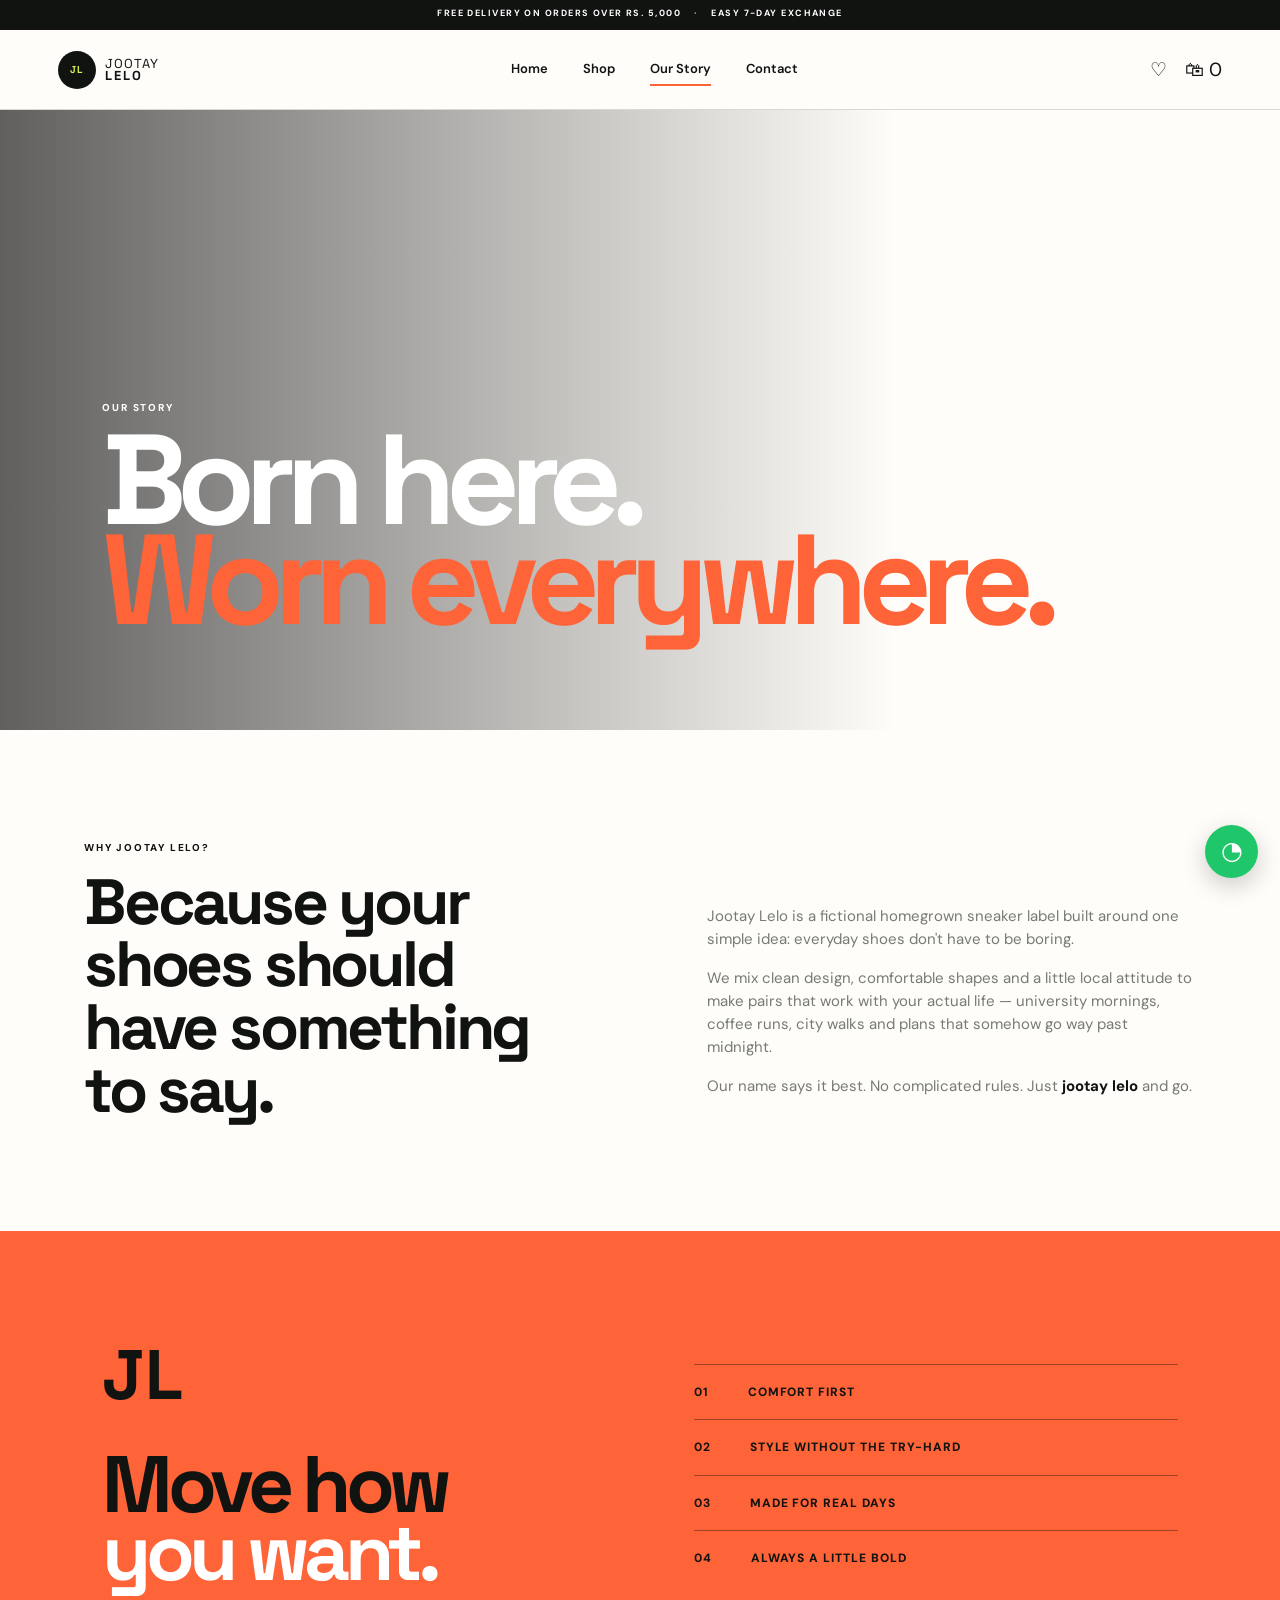
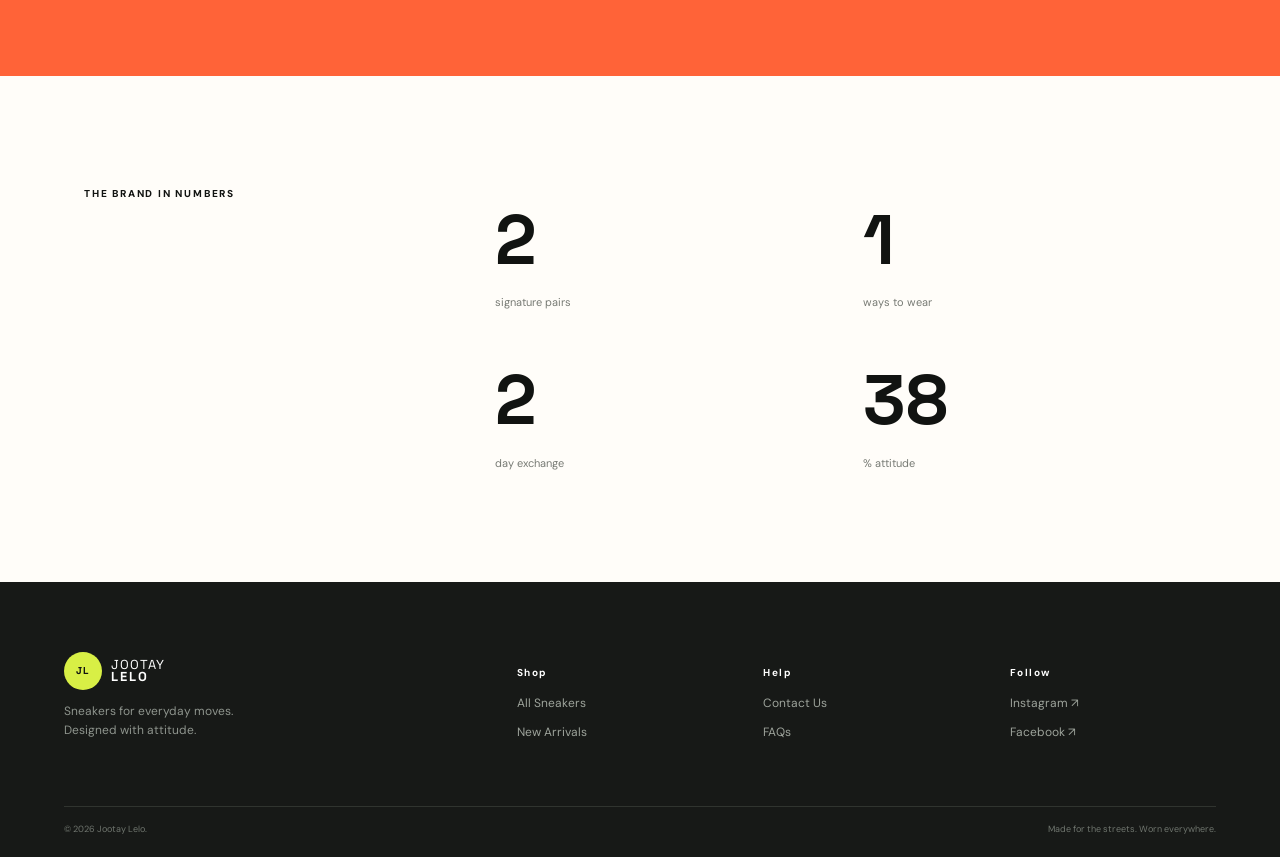
<file: about.html>
<!DOCTYPE html>
<html lang="en"><head><meta charset="UTF-8"><meta name="viewport" content="width=device-width,initial-scale=1.0"><title>Jootay Lelo | Our Story</title><link rel="preconnect" href="https://fonts.googleapis.com"><link rel="preconnect" href="https://fonts.gstatic.com" crossorigin><link href="https://fonts.googleapis.com/css2?family=DM+Sans:wght@400;500;600;700&family=Space+Grotesk:wght@500;600;700&display=swap" rel="stylesheet"><link rel="stylesheet" href="css/style.css"></head>
<body><div class="topbar">FREE DELIVERY ON ORDERS OVER RS. 5,000 <span>·</span> EASY 7-DAY EXCHANGE</div><header class="header"><a class="brand" href="index.html"><span class="brand-icon">JL</span><span>JOOTAY<br><b>LELO</b></span></a><button class="menu-toggle">☰</button><nav id="nav"><a href="index.html">Home</a><a href="shop.html">Shop</a><a class="active" href="about.html">Our Story</a><a href="contact.html">Contact</a></nav><div class="header-actions"><a href="shop.html">♡</a><a href="shop.html#cart">🛍 <span id="cartCount">0</span></a></div></header>
<main><section class="about-hero"><div class="about-overlay"><p class="eyebrow">OUR STORY</p><h1>Born here.<br><em>Worn everywhere.</em></h1></div></section>
<section class="section split-story"><div><p class="eyebrow">WHY JOOTAY LELO?</p><h2>Because your shoes should have something to say.</h2></div><div><p>Jootay Lelo is a fictional homegrown sneaker label built around one simple idea: everyday shoes don't have to be boring.</p><p>We mix clean design, comfortable shapes and a little local attitude to make pairs that work with your actual life — university mornings, coffee runs, city walks and plans that somehow go way past midnight.</p><p>Our name says it best. No complicated rules. Just <strong>jootay lelo</strong> and go.</p></div></section>
<section class="manifesto"><div><span>JL</span><h2>Move how<br><em>you want.</em></h2></div><div class="manifesto-list"><p><b>01</b> COMFORT FIRST</p><p><b>02</b> STYLE WITHOUT THE TRY-HARD</p><p><b>03</b> MADE FOR REAL DAYS</p><p><b>04</b> ALWAYS A LITTLE BOLD</p></div></section>
<section class="section numbers"><div><p class="eyebrow">THE BRAND IN NUMBERS</p></div><div class="number-grid"><div><strong class="counter" data-target="6">0</strong><span>signature pairs</span></div><div><strong class="counter" data-target="4">0</strong><span>ways to wear</span></div><div><strong class="counter" data-target="7">0</strong><span>day exchange</span></div><div><strong class="counter" data-target="100">0</strong><span>% attitude</span></div></div></section>
</main><footer><div class="footer-top"><div><a class="brand footer-brand" href="index.html"><span class="brand-icon">JL</span><span>JOOTAY<br><b>LELO</b></span></a><p>Sneakers for everyday moves.<br>Designed with attitude.</p></div><div><h4>Shop</h4><a href="shop.html">All Sneakers</a><a href="shop.html">New Arrivals</a></div><div><h4>Help</h4><a href="contact.html">Contact Us</a><a href="contact.html#faq">FAQs</a></div><div><h4>Follow</h4><a href="https://www.instagram.com/" target="_blank">Instagram ↗</a><a href="https://www.facebook.com/" target="_blank">Facebook ↗</a></div></div><div class="footer-bottom"><span>© 2026 Jootay Lelo.</span><span>Made for the streets. Worn everywhere.</span></div></footer><a class="whatsapp" href="https://wa.me/923001234567" target="_blank">◔</a><script src="js/script.js"></script></body></html>
</file>
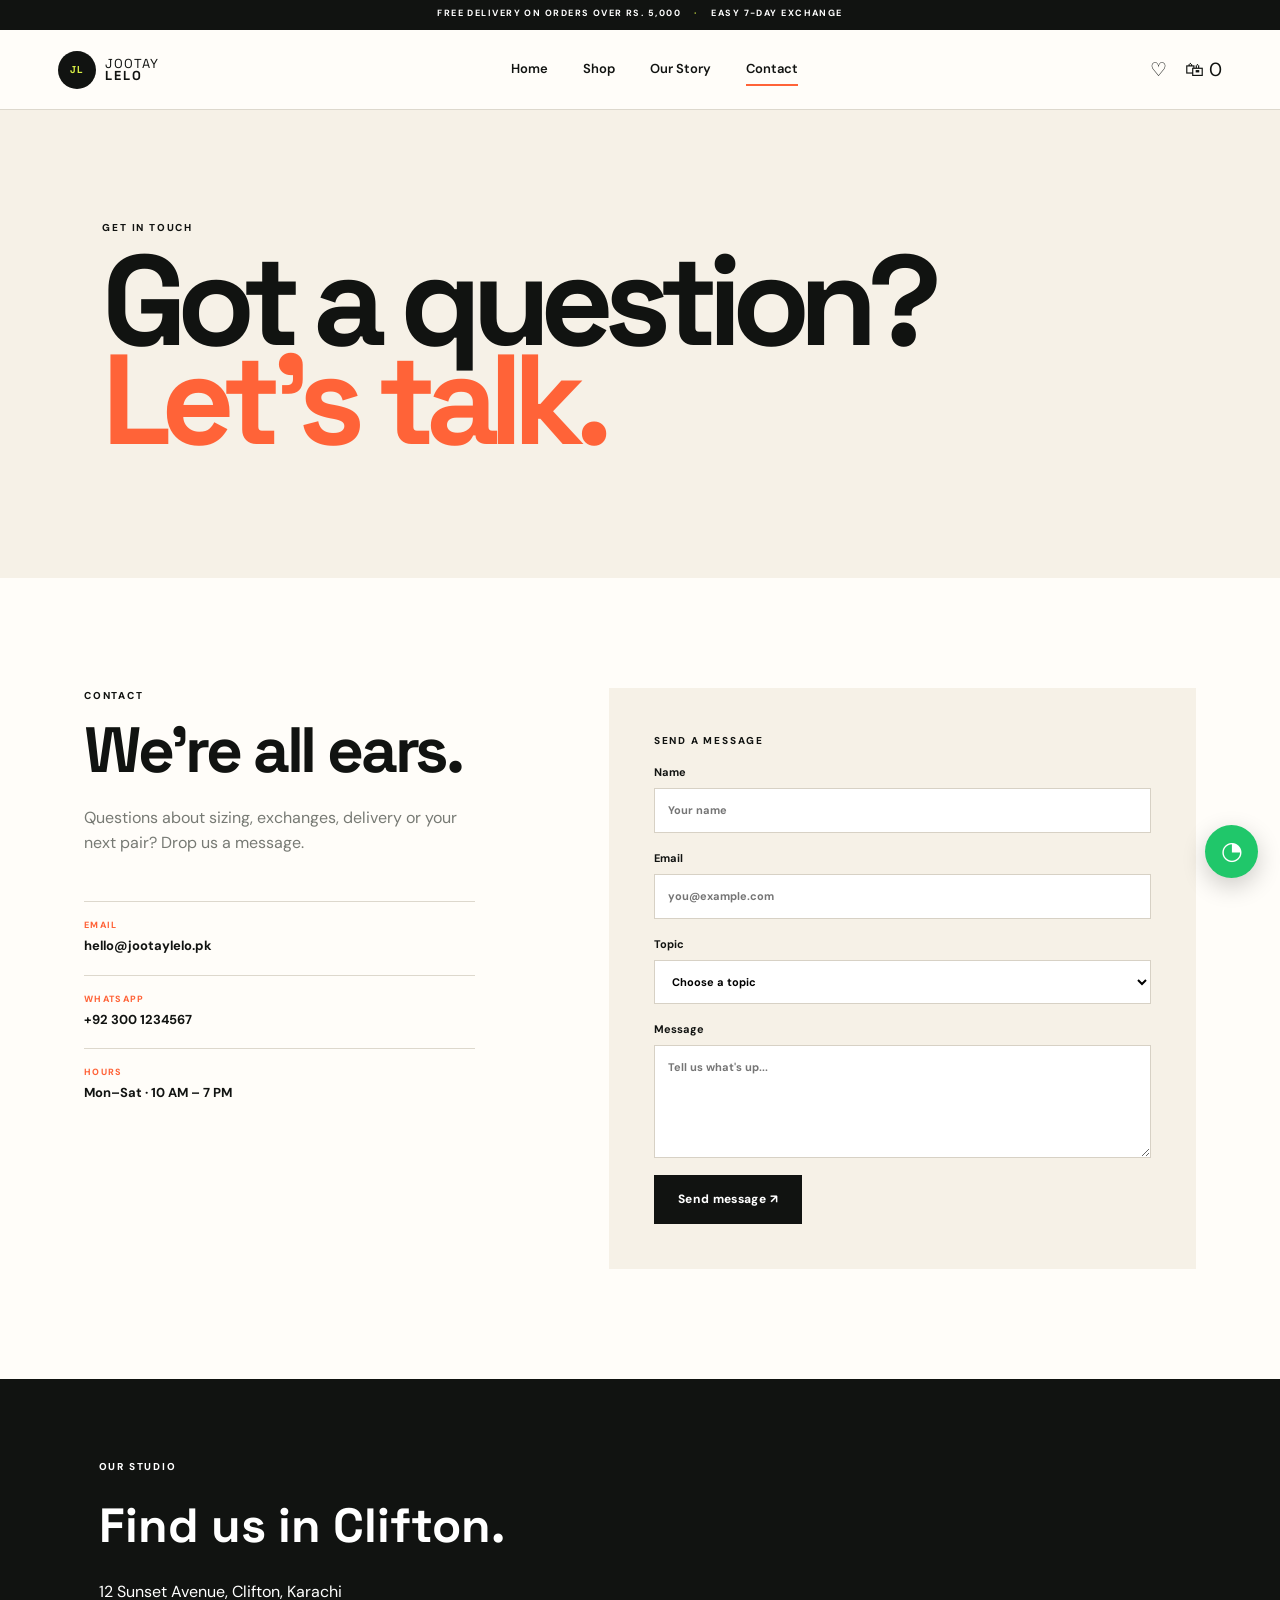
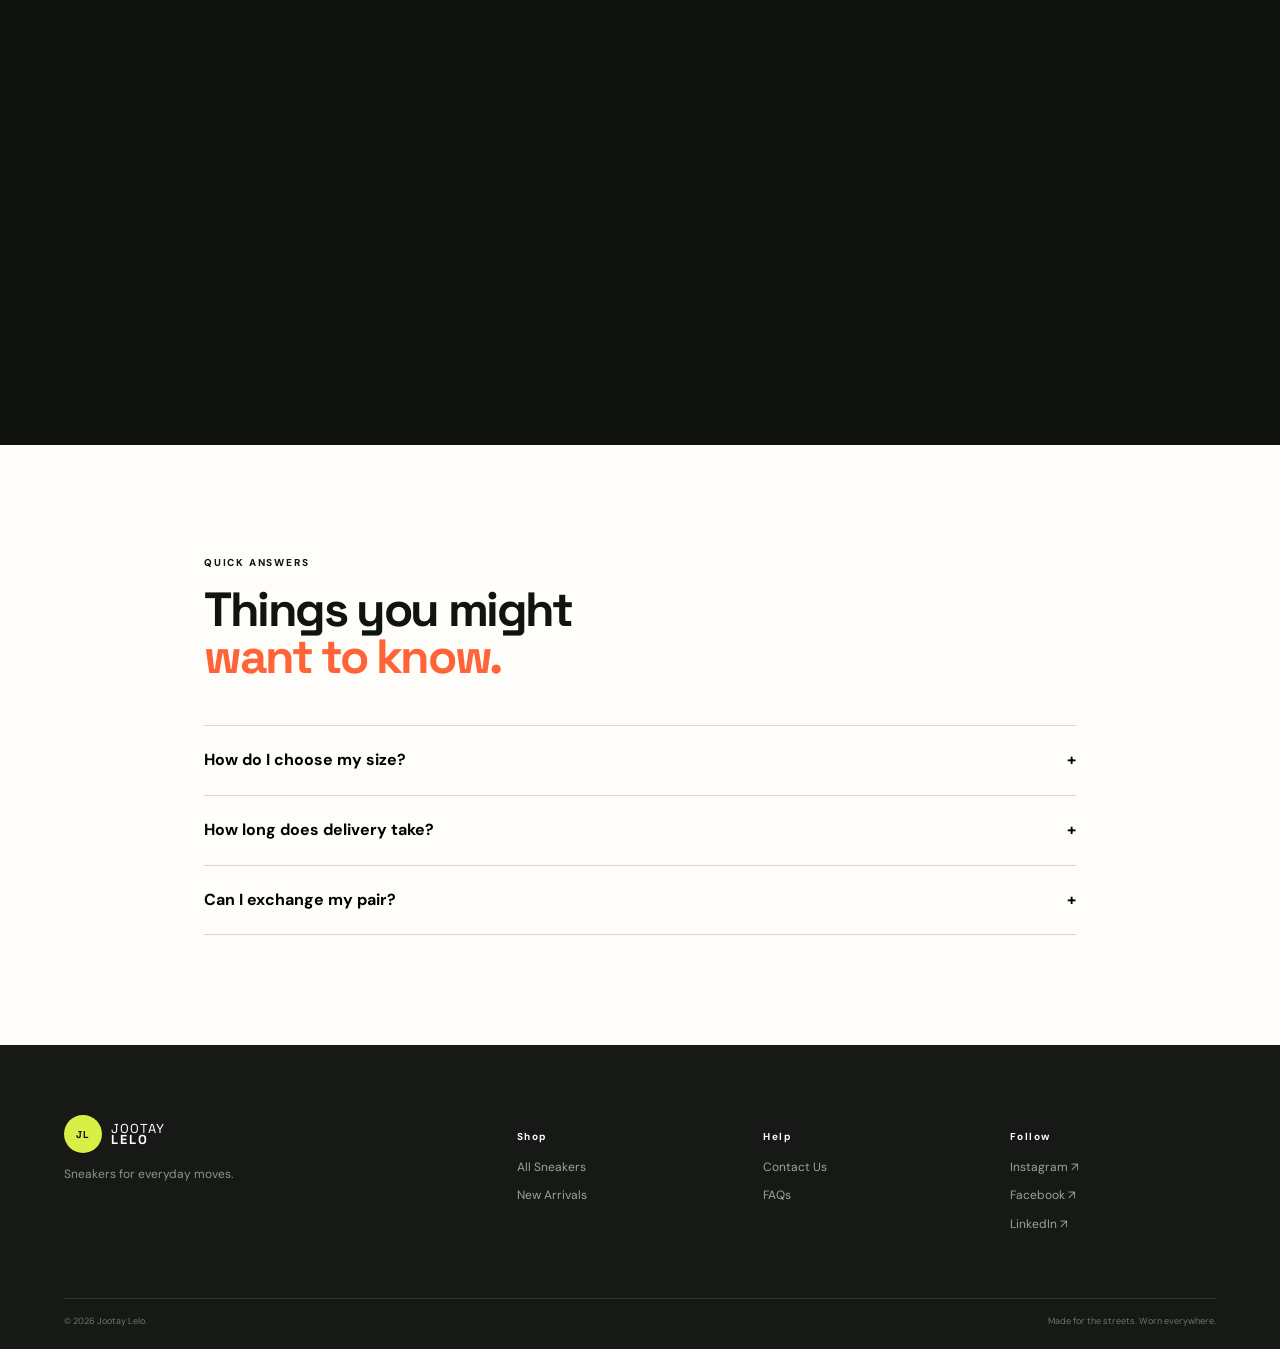
<file: contact.html>
<!DOCTYPE html>
<html lang="en"><head><meta charset="UTF-8"><meta name="viewport" content="width=device-width,initial-scale=1.0"><title>Jootay Lelo | Contact</title><link rel="preconnect" href="https://fonts.googleapis.com"><link rel="preconnect" href="https://fonts.gstatic.com" crossorigin><link href="https://fonts.googleapis.com/css2?family=DM+Sans:wght@400;500;600;700&family=Space+Grotesk:wght@500;600;700&display=swap" rel="stylesheet"><link rel="stylesheet" href="css/style.css"></head>
<body><div class="topbar">FREE DELIVERY ON ORDERS OVER RS. 5,000 <span>·</span> EASY 7-DAY EXCHANGE</div><header class="header"><a class="brand" href="index.html"><span class="brand-icon">JL</span><span>JOOTAY<br><b>LELO</b></span></a><button class="menu-toggle">☰</button><nav id="nav"><a href="index.html">Home</a><a href="shop.html">Shop</a><a href="about.html">Our Story</a><a class="active" href="contact.html">Contact</a></nav><div class="header-actions"><a href="shop.html">♡</a><a href="shop.html#cart">🛍 <span id="cartCount">0</span></a></div></header>
<main><section class="contact-hero"><p class="eyebrow">GET IN TOUCH</p><h1>Got a question?<br><em>Let's talk.</em></h1></section>
<section class="section contact-grid"><div class="contact-info"><p class="eyebrow">CONTACT</p><h2>We're all ears.</h2><p>Questions about sizing, exchanges, delivery or your next pair? Drop us a message.</p><div class="contact-block"><span>EMAIL</span><strong>hello@jootaylelo.pk</strong></div><div class="contact-block"><span>WHATSAPP</span><strong>+92 300 1234567</strong></div><div class="contact-block"><span>HOURS</span><strong>Mon–Sat · 10 AM – 7 PM</strong></div></div>
<div class="form-card"><p class="eyebrow">SEND A MESSAGE</p><form id="contactForm" novalidate><label>Name<input id="name" required placeholder="Your name"></label><label>Email<input id="email" type="email" required placeholder="you@example.com"></label><label>Topic<select id="topic" required><option value="">Choose a topic</option><option>Sizing help</option><option>Order question</option><option>Exchange</option><option>General inquiry</option></select></label><label>Message<textarea id="message" rows="5" required placeholder="Tell us what's up..."></textarea></label><button class="btn btn-dark" type="submit">Send message ↗</button></form></div></section>
<section class="map-area"><div><p class="eyebrow">OUR STUDIO</p><h2>Find us in Clifton.</h2><p>12 Sunset Avenue, Clifton, Karachi</p></div><iframe title="Jootay Lelo studio location" src="https://www.google.com/maps?q=Clifton%20Karachi%20Pakistan&output=embed" loading="lazy"></iframe></section>
<section class="faq section" id="faq"><p class="eyebrow">QUICK ANSWERS</p><h2>Things you might<br><em>want to know.</em></h2><div class="faq-list"><button class="faq-q">How do I choose my size? <span>+</span></button><div class="faq-a">Use your usual sneaker size. If you're between sizes, we recommend going one size up.</div><button class="faq-q">How long does delivery take? <span>+</span></button><div class="faq-a">Orders are delivered across Pakistan within 3–5 working days.</div><button class="faq-q" id="exchange">Can I exchange my pair? <span>+</span></button><div class="faq-a">Yes. Unworn pairs can be exchanged within 7 days of delivery.</div></div></section>
</main><footer><div class="footer-top"><div><a class="brand footer-brand" href="index.html"><span class="brand-icon">JL</span><span>JOOTAY<br><b>LELO</b></span></a><p>Sneakers for everyday moves.</p></div><div><h4>Shop</h4><a href="shop.html">All Sneakers</a><a href="shop.html">New Arrivals</a></div><div><h4>Help</h4><a href="contact.html">Contact Us</a><a href="#faq">FAQs</a></div><div><h4>Follow</h4><a href="https://www.instagram.com/" target="_blank">Instagram ↗</a><a href="https://www.facebook.com/" target="_blank">Facebook ↗</a><a href="https://www.linkedin.com/" target="_blank">LinkedIn ↗</a></div></div><div class="footer-bottom"><span>© 2026 Jootay Lelo.</span><span>Made for the streets. Worn everywhere.</span></div></footer><a class="whatsapp" href="https://wa.me/923001234567" target="_blank">◔</a><script src="js/script.js"></script></body></html>
</file>
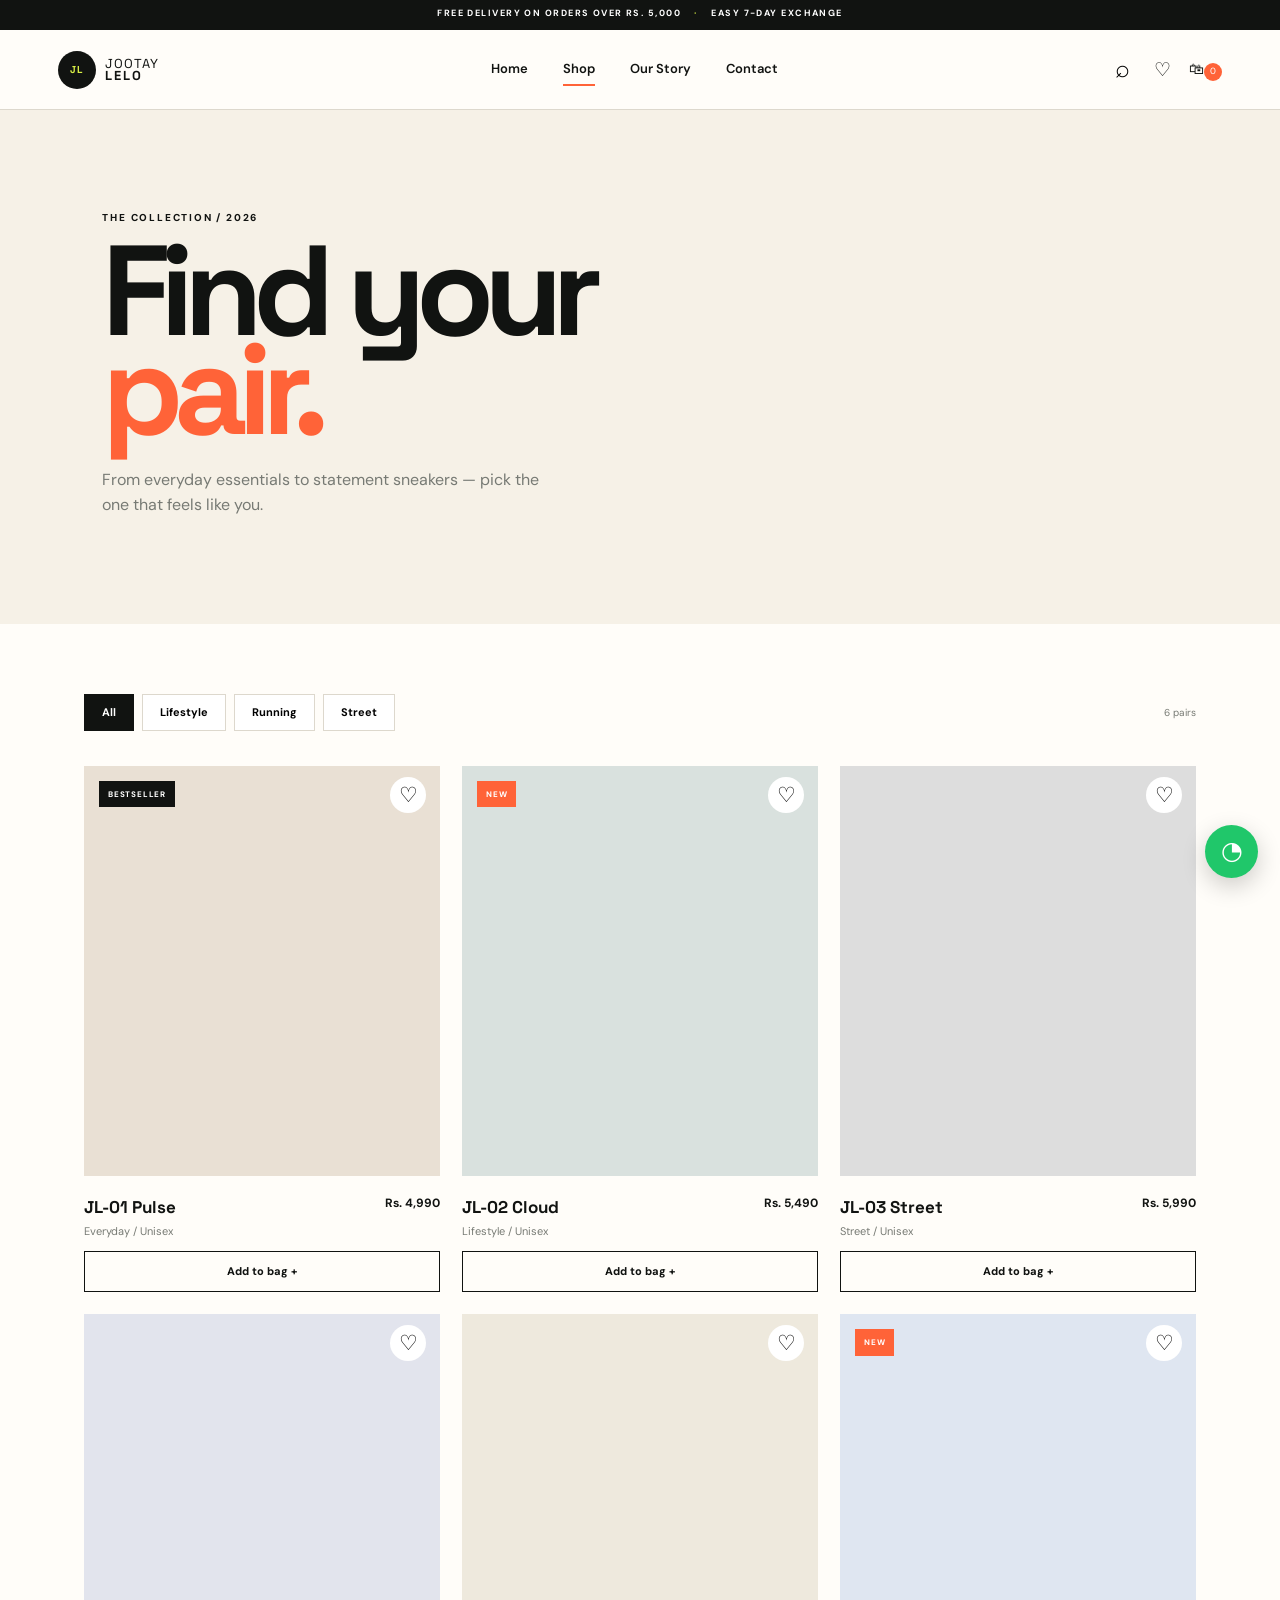
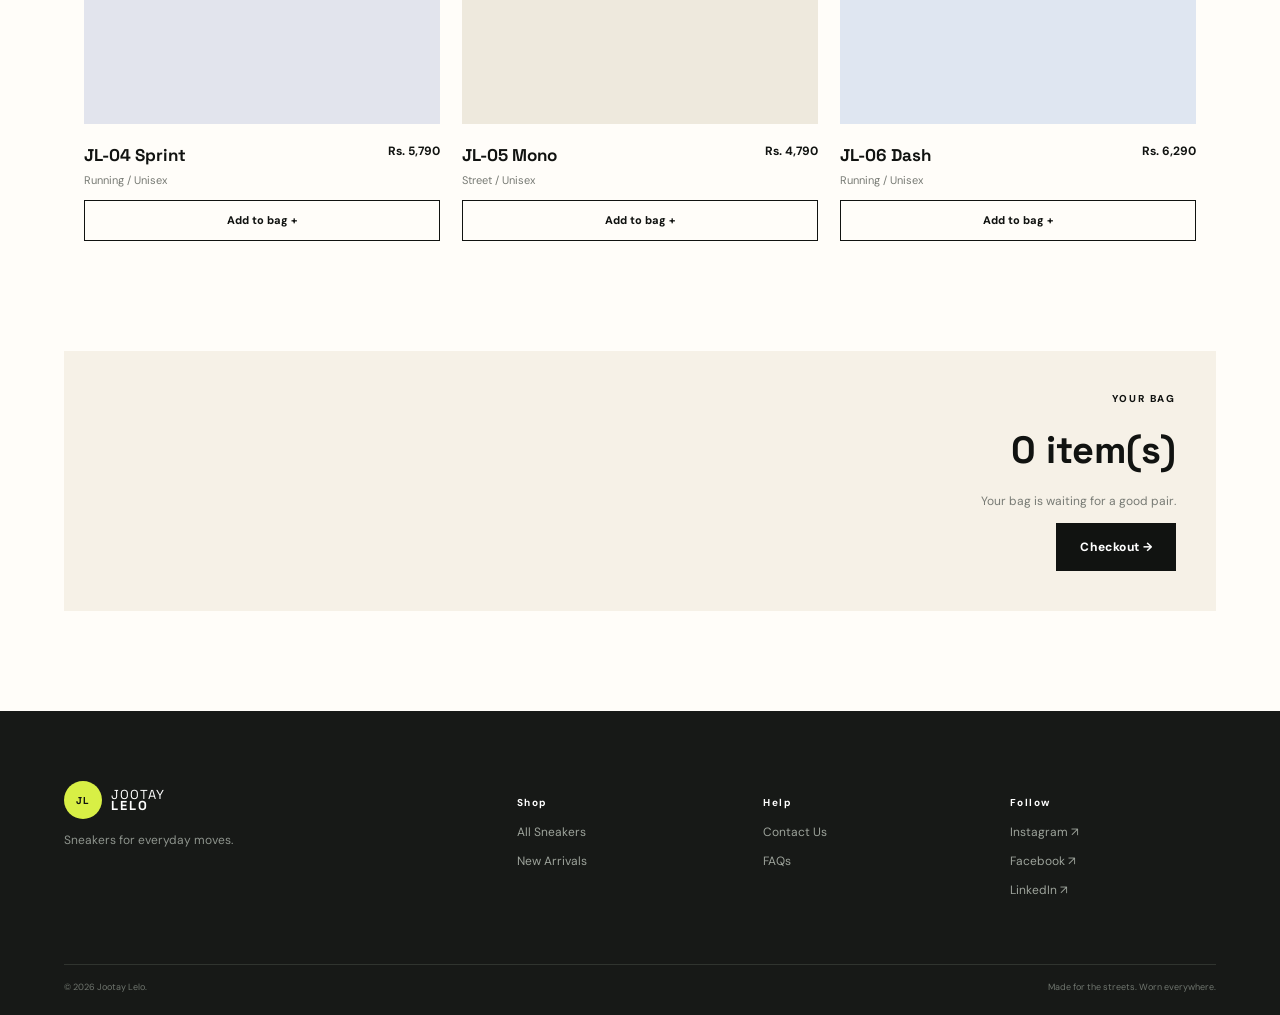
<file: shop.html>
<!DOCTYPE html>
<html lang="en"><head><meta charset="UTF-8"><meta name="viewport" content="width=device-width,initial-scale=1.0"><title>Jootay Lelo | Shop Sneakers</title>
<link rel="preconnect" href="https://fonts.googleapis.com"><link rel="preconnect" href="https://fonts.gstatic.com" crossorigin><link href="https://fonts.googleapis.com/css2?family=DM+Sans:wght@400;500;600;700&family=Space+Grotesk:wght@500;600;700&display=swap" rel="stylesheet"><link rel="stylesheet" href="css/style.css"></head>
<body><div class="topbar">FREE DELIVERY ON ORDERS OVER RS. 5,000 <span>·</span> EASY 7-DAY EXCHANGE</div><header class="header"><a class="brand" href="index.html"><span class="brand-icon">JL</span><span>JOOTAY<br><b>LELO</b></span></a><button class="menu-toggle">☰</button><nav id="nav"><a href="index.html">Home</a><a class="active" href="shop.html">Shop</a><a href="about.html">Our Story</a><a href="contact.html">Contact</a></nav><div class="header-actions"><button id="searchBtn">⌕</button><a href="#wishlist">♡</a><a class="cart-link" href="#cart">🛍 <span id="cartCount">0</span></a></div></header>
<main><section class="shop-hero"><p class="eyebrow">THE COLLECTION / 2026</p><h1>Find your<br><em>pair.</em></h1><p>From everyday essentials to statement sneakers — pick the one that feels like you.</p></section>
<section class="section shop-section"><div class="shop-toolbar"><div class="filters"><button class="filter active" data-filter="all">All</button><button class="filter" data-filter="lifestyle">Lifestyle</button><button class="filter" data-filter="running">Running</button><button class="filter" data-filter="street">Street</button></div><span id="resultCount">6 pairs</span></div>
<div class="product-grid shop-grid">
<article class="product-card" data-category="lifestyle"><div class="product-image pi-one"><a class="product-image-link" href="product.html?id=1" aria-label="View JL-01 Pulse details"></a><span class="badge">BESTSELLER</span><button class="wish" data-wish aria-label="Add JL-01 Pulse to wishlist">♡</button></div><div class="product-meta"><div><h3>JL-01 Pulse</h3><p>Everyday / Unisex</p></div><strong>Rs. 4,990</strong></div><a class="quick-add" data-add="JL-01 Pulse" href="javascript:void(0)">Add to bag +</a></article>
<article class="product-card" data-category="lifestyle"><div class="product-image pi-two"><a class="product-image-link" href="product.html?id=2" aria-label="View JL-02 Cloud details"></a><span class="badge new">NEW</span><button class="wish" data-wish aria-label="Add JL-02 Cloud to wishlist">♡</button></div><div class="product-meta"><div><h3>JL-02 Cloud</h3><p>Lifestyle / Unisex</p></div><strong>Rs. 5,490</strong></div><a class="quick-add" data-add="JL-02 Cloud" href="javascript:void(0)">Add to bag +</a></article>
<article class="product-card" data-category="street"><div class="product-image pi-three"><a class="product-image-link" href="product.html?id=3" aria-label="View JL-03 Street details"></a><button class="wish" data-wish aria-label="Add JL-03 Street to wishlist">♡</button></div><div class="product-meta"><div><h3>JL-03 Street</h3><p>Street / Unisex</p></div><strong>Rs. 5,990</strong></div><a class="quick-add" data-add="JL-03 Street" href="javascript:void(0)">Add to bag +</a></article>
<article class="product-card" data-category="running"><div class="product-image pi-four"><a class="product-image-link" href="product.html?id=4" aria-label="View JL-04 Sprint details"></a><button class="wish" data-wish aria-label="Add JL-04 Sprint to wishlist">♡</button></div><div class="product-meta"><div><h3>JL-04 Sprint</h3><p>Running / Unisex</p></div><strong>Rs. 5,790</strong></div><a class="quick-add" data-add="JL-04 Sprint" href="javascript:void(0)">Add to bag +</a></article>
<article class="product-card" data-category="street"><div class="product-image pi-five"><a class="product-image-link" href="product.html?id=5" aria-label="View JL-05 Mono details"></a><button class="wish" data-wish aria-label="Add JL-05 Mono to wishlist">♡</button></div><div class="product-meta"><div><h3>JL-05 Mono</h3><p>Street / Unisex</p></div><strong>Rs. 4,790</strong></div><a class="quick-add" data-add="JL-05 Mono" href="javascript:void(0)">Add to bag +</a></article>
<article class="product-card" data-category="running"><div class="product-image pi-six"><a class="product-image-link" href="product.html?id=6" aria-label="View JL-06 Dash details"></a><span class="badge new">NEW</span><button class="wish" data-wish aria-label="Add JL-06 Dash to wishlist">♡</button></div><div class="product-meta"><div><h3>JL-06 Dash</h3><p>Running / Unisex</p></div><strong>Rs. 6,290</strong></div><a class="quick-add" data-add="JL-06 Dash" href="javascript:void(0)">Add to bag +</a></article>
</div></section>
<section class="cart-drawer" id="cart"><div><p class="eyebrow">YOUR BAG</p><h2><span id="cartItems">0</span> item(s)</h2><p id="cartMessage">Your bag is waiting for a good pair.</p><button class="btn btn-dark" id="checkout">Checkout →</button></div></section>
</main><footer><div class="footer-top"><div><a class="brand footer-brand" href="index.html"><span class="brand-icon">JL</span><span>JOOTAY<br><b>LELO</b></span></a><p>Sneakers for everyday moves.</p></div><div><h4>Shop</h4><a href="shop.html">All Sneakers</a><a href="shop.html">New Arrivals</a></div><div><h4>Help</h4><a href="contact.html">Contact Us</a><a href="contact.html#faq">FAQs</a></div><div><h4>Follow</h4><a href="https://www.instagram.com/" target="_blank">Instagram ↗</a><a href="https://www.facebook.com/" target="_blank">Facebook ↗</a><a href="https://www.linkedin.com/" target="_blank">LinkedIn ↗</a></div></div><div class="footer-bottom"><span>© 2026 Jootay Lelo.</span><span>Made for the streets. Worn everywhere.</span></div></footer><a class="whatsapp" href="https://wa.me/923001234567" target="_blank">◔</a><div class="search-panel" id="searchPanel"><button class="close-search" id="closeSearch">×</button><p class="eyebrow">SEARCH JOOTAY LELO</p><input id="searchInput" type="search" placeholder="Try “Pulse” or “running”"></div><script src="js/script.js"></script></body></html>
</file>
<file: css/style.css>
:root{--black:#111311;--cream:#f6f1e7;--white:#fffdf9;--orange:#ff6338;--lime:#d8ef45;--blue:#4b6cff;--muted:#777a74;--line:#ddd8cd;--max:1240px}*{box-sizing:border-box}html{scroll-behavior:smooth}body{margin:0;background:var(--white);color:var(--black);font-family:"DM Sans",sans-serif;line-height:1.55}a{text-decoration:none;color:inherit}button,input,select,textarea{font:inherit}.topbar{height:30px;background:var(--black);color:#fff;text-align:center;font-size:9px;letter-spacing:.16em;font-weight:700;padding:7px}.topbar span{color:var(--lime);margin:0 10px}.header{height:80px;display:flex;align-items:center;justify-content:space-between;padding:0 4.5%;border-bottom:1px solid var(--line);background:rgba(255,253,249,.96);position:sticky;top:0;z-index:50}.brand{display:flex;align-items:center;gap:9px;font-family:"Space Grotesk";font-size:13px;line-height:.9;letter-spacing:.08em}.brand b{letter-spacing:.16em}.brand-icon{width:38px;height:38px;background:var(--black);color:var(--lime);display:grid;place-items:center;border-radius:50%;font-size:10px;font-weight:700}.header nav{display:flex;gap:35px;font-size:13px;font-weight:600}.header nav a{padding:31px 0;position:relative}.header nav a:after{content:"";position:absolute;bottom:25px;left:0;width:0;height:2px;background:var(--orange);transition:.2s}.header nav a:hover:after,.header nav a.active:after{width:100%}.header-actions{display:flex;align-items:center;gap:18px;font-size:19px}.header-actions button{border:0;background:none;font-size:25px;cursor:pointer}.cart-link{font-size:15px}.cart-link span{background:var(--orange);color:#fff;border-radius:50%;display:inline-grid;place-items:center;width:18px;height:18px;font-size:9px;margin-left:-4px}.menu-toggle{display:none;border:0;background:none;font-size:24px}.hero{min-height:680px;background:var(--cream);display:grid;grid-template-columns:1fr 1.1fr;position:relative;overflow:hidden}.hero-copy{padding:105px 0 90px 11%;z-index:2}.pill{display:inline-block;background:var(--lime);font-size:10px;font-weight:800;letter-spacing:.12em;padding:7px 11px;margin-bottom:24px}.hero h1{font-family:"Space Grotesk";font-size:clamp(90px,12vw,170px);line-height:.76;letter-spacing:-.09em;margin:0 0 38px}.hero h1 span{color:var(--orange)}.hero-copy>p:not(.eyebrow){max-width:400px;color:#555a53;font-size:16px}.hero-actions{display:flex;gap:25px;align-items:center;margin-top:32px}.btn{border:0;padding:15px 24px;font-size:12px;font-weight:800;letter-spacing:.03em;cursor:pointer;display:inline-block;transition:.2s}.btn-dark{background:var(--black);color:#fff}.btn-dark:hover{transform:translateY(-2px);background:var(--orange)}.btn-light{background:#fff;color:var(--black)}.text-btn{font-size:12px;font-weight:800;border-bottom:1px solid currentColor;padding-bottom:4px}.hero-shoe{position:relative;display:flex;align-items:center;justify-content:center;background:var(--orange);overflow:hidden}.hero-shoe img{width:85%;height:75%;object-fit:cover;mix-blend-mode:multiply;transform:rotate(-8deg);filter:saturate(1.1);box-shadow:25px 35px 50px rgba(0,0,0,.18)}.circle-text{position:absolute;right:6%;top:7%;width:135px;height:135px;border:1px solid var(--black);border-radius:50%;display:grid;place-items:center;text-align:center;font-size:9px;letter-spacing:.12em;transform:rotate(12deg)}.hero-note{position:absolute;right:4%;bottom:30px;display:flex;gap:12px;align-items:start;font-size:9px;letter-spacing:.1em}.hero-note strong{font-size:25px}.marquee{overflow:hidden;background:var(--black);color:#fff;padding:14px 0;white-space:nowrap;font-family:"Space Grotesk";font-size:16px;font-weight:700}.marquee div{display:inline-block;animation:marquee 22s linear infinite}.marquee span{color:var(--lime);padding:0 20px}@keyframes marquee{to{transform:translateX(-50%)}}.section{max-width:var(--max);margin:auto;padding:110px 5%}.section-head{display:flex;justify-content:space-between;align-items:end;margin-bottom:48px}.eyebrow{font-size:10px;font-weight:800;letter-spacing:.18em;margin:0 0 15px}.section h2,.split-story h2,.contact-info h2,.faq h2{font-family:"Space Grotesk";font-size:clamp(40px,5vw,68px);line-height:.98;letter-spacing:-.05em;margin:0}.section h2 em,.split-story h2 em,.faq h2 em{color:var(--orange);font-style:normal}.product-grid{display:grid;grid-template-columns:repeat(3,1fr);gap:22px}.product-card{min-width:0}.product-image{height:410px;position:relative;overflow:hidden;background:#eee;transition:.25s}.product-card:hover .product-image{transform:translateY(-5px)}.product-image:before{content:"";position:absolute;inset:0;background-size:cover;background-position:center;transition:.4s}.product-card:hover .product-image:before{transform:scale(1.04)}.pi-one{background:#e9e0d4}.pi-one:before{background-image:url("https://images.unsplash.com/photo-1495555961986-6d4c1ecb7be3?auto=format&fit=crop&w=1200&q=90")}.pi-two{background:#d9e1de}.pi-two:before{background-image:url("https://images.unsplash.com/photo-1520256862855-398228c41684?auto=format&fit=crop&w=1200&q=90")}.pi-three{background:#ddd}.pi-three:before{background-image:url("https://images.unsplash.com/photo-1608231387042-66d1773070a5?auto=format&fit=crop&w=1200&q=90")}.pi-four{background:#e2e4ed}.pi-four:before{background-image:url("https://images.unsplash.com/photo-1556906781-9a412961c28c?auto=format&fit=crop&w=1200&q=90")}.pi-five{background:#eee9dd}.pi-five:before{background-image:url("https://images.unsplash.com/photo-1525966222134-fcfa99b8ae77?auto=format&fit=crop&w=1200&q=90")}.pi-six{background:#dfe6f1}.pi-six:before{background-image:url("https://images.unsplash.com/photo-1542291026-7eec264c27ff?auto=format&fit=crop&w=1200&q=90")}.badge{position:absolute;top:15px;left:15px;background:var(--black);color:#fff;padding:7px 9px;font-size:8px;font-weight:800;letter-spacing:.1em;z-index:2}.badge.new{background:var(--orange)}.wish{position:absolute;right:14px;top:11px;border:0;background:#fff;width:36px;height:36px;border-radius:50%;font-size:21px;z-index:2;cursor:pointer}.wish.liked{background:var(--orange);color:#fff}.product-meta{display:flex;justify-content:space-between;gap:10px;padding:18px 0 8px}.product-meta h3{font-family:"Space Grotesk";font-size:17px;margin:0}.product-meta p{font-size:11px;color:var(--muted);margin:3px 0}.product-meta strong{font-size:12px;white-space:nowrap}.quick-add{color:inherit;text-decoration:none;text-align:center;display:block;width:100%;background:none;border:1px solid var(--black);padding:11px;cursor:pointer;font-size:11px;font-weight:800;transition:.2s}.quick-add:hover{background:var(--black);color:#fff}.editorial{display:grid;grid-template-columns:1.05fr .95fr;background:var(--black);color:#fff}.editorial-photo{min-height:650px;background:url("https://images.unsplash.com/photo-1552346154-21d32810aba3?auto=format&fit=crop&w=1200&q=88") center/cover}.editorial-copy{padding:100px 12%}.editorial-copy h2{font-family:"Space Grotesk";font-size:70px;line-height:.9;letter-spacing:-.06em;margin:0 0 30px}.editorial-copy h2 em{color:var(--lime);font-style:normal}.editorial-copy>p:not(.eyebrow){color:#b7bab3;max-width:450px;margin-bottom:35px}.color-section{padding-bottom:100px}.color-grid{display:grid;grid-template-columns:repeat(3,1fr);gap:15px}.color-card{height:300px;padding:25px;display:flex;justify-content:space-between;align-items:end;font-family:"Space Grotesk";font-size:12px;font-weight:800}.color-card b{font-size:28px}.red{background:var(--orange)}.cream{background:var(--cream)}.blue{background:var(--blue);color:#fff}.newsletter{background:var(--lime);padding:70px 8%;display:flex;justify-content:space-between;align-items:end;gap:40px}.newsletter h2{font-family:"Space Grotesk";font-size:48px;line-height:.95;margin:0}.newsletter h2 em{color:var(--orange);font-style:normal}.newsletter form{display:flex;width:45%;border-bottom:2px solid var(--black);padding-bottom:7px}.newsletter input{border:0;background:transparent;outline:0;flex:1;font-size:14px}.newsletter .btn{margin-left:10px}.footer-brand{color:#fff}.footer-brand .brand-icon{background:var(--lime);color:var(--black)}footer{background:#171917;color:#fff;padding:70px 5% 20px}.footer-top{max-width:var(--max);margin:auto;display:grid;grid-template-columns:2fr 1fr 1fr 1fr;gap:40px}.footer-top p{color:#8e948d;font-size:12px}.footer-top h4{font-size:10px;letter-spacing:.15em}.footer-top>div>a:not(.brand){display:block;color:#9da39b;font-size:12px;margin:10px 0}.footer-top>div>a:not(.brand):hover{color:var(--lime)}.footer-bottom{max-width:var(--max);margin:55px auto 0;border-top:1px solid #30342f;padding-top:16px;display:flex;justify-content:space-between;color:#6f756e;font-size:9px}.whatsapp{position:fixed;right:22px;bottom:22px;width:53px;height:53px;border-radius:50%;background:#20c76a;color:#fff;display:grid;place-items:center;font-size:25px;z-index:40;box-shadow:0 8px 25px #0003}.search-panel{position:fixed;inset:0;background:var(--cream);z-index:100;padding:10% 12%;display:none}.search-panel.open{display:block}.search-panel input{width:100%;border:0;border-bottom:3px solid var(--black);background:none;padding:15px 0;font-family:"Space Grotesk";font-size:50px;outline:0}.close-search{position:absolute;right:5%;top:4%;font-size:40px;border:0;background:none}.shop-hero{background:var(--cream);padding:100px 8% 90px}.shop-hero h1,.contact-hero h1,.about-hero h1{font-family:"Space Grotesk";font-size:clamp(70px,10vw,135px);line-height:.78;letter-spacing:-.08em;margin:0 0 28px}.shop-hero h1 em,.contact-hero h1 em,.about-hero h1 em{color:var(--orange);font-style:normal}.shop-hero>p:last-child{max-width:450px;color:var(--muted)}.shop-section{padding-top:70px}.shop-toolbar{display:flex;justify-content:space-between;align-items:center;margin-bottom:35px}.filters{display:flex;gap:8px}.filter{border:1px solid var(--line);background:#fff;padding:9px 17px;font-size:11px;font-weight:700;cursor:pointer}.filter.active,.filter:hover{background:var(--black);color:#fff;border-color:var(--black)}#resultCount{font-size:10px;color:var(--muted)}.shop-grid{grid-template-columns:repeat(3,1fr)}.cart-drawer{margin:0 5% 100px;background:var(--cream);padding:40px;display:flex;justify-content:flex-end;text-align:right}.cart-drawer h2{font-family:"Space Grotesk";font-size:38px;margin:0}.cart-drawer p:not(.eyebrow){color:var(--muted);font-size:12px}.about-hero{height:620px;background:url("https://images.unsplash.com/photo-1552346154-21d32810aba3?auto=format&fit=crop&w=1800&q=88") center/cover;position:relative}.about-overlay{position:absolute;inset:0;background:linear-gradient(90deg,#111a 0%,transparent 70%);color:#fff;padding:100px 8%;display:flex;flex-direction:column;justify-content:end}.about-overlay h1{margin-bottom:0}.split-story{display:grid;grid-template-columns:1fr 1fr;gap:12%;align-items:start}.split-story>div:last-child{padding-top:50px;color:var(--muted);font-size:15px}.split-story strong{color:var(--black)}.manifesto{background:var(--orange);color:var(--black);padding:90px 8%;display:grid;grid-template-columns:1fr 1fr;gap:10%;align-items:end}.manifesto span{font-family:"Space Grotesk";font-weight:800;font-size:70px}.manifesto h2{font-family:"Space Grotesk";font-size:80px;line-height:.85;letter-spacing:-.07em;margin:20px 0 0}.manifesto h2 em{font-style:normal;color:#fff}.manifesto-list p{border-top:1px solid #1116;padding:18px 0;margin:0;font-size:12px;font-weight:800;letter-spacing:.08em}.manifesto-list b{margin-right:35px}.numbers{display:grid;grid-template-columns:.6fr 1.4fr;gap:10%}.number-grid{display:grid;grid-template-columns:repeat(2,1fr);gap:35px}.number-grid strong{font-family:"Space Grotesk";font-size:70px}.number-grid span{display:block;color:var(--muted);font-size:11px}.contact-hero{background:var(--cream);padding:110px 8% 100px}.contact-grid{display:grid;grid-template-columns:.8fr 1.2fr;gap:12%;align-items:start}.contact-info>p:not(.eyebrow){color:var(--muted);max-width:450px;margin:25px 0 45px}.contact-block{border-top:1px solid var(--line);padding:17px 0}.contact-block span{display:block;font-size:9px;letter-spacing:.15em;color:var(--orange);font-weight:800}.contact-block strong{font-size:13px}.form-card{background:var(--cream);padding:45px}form label{display:block;font-size:11px;font-weight:700;margin-bottom:17px}form input,form select,form textarea{display:block;width:100%;margin-top:7px;border:1px solid #d7d1c5;background:#fff;padding:13px;outline:0}form input:focus,form select:focus,form textarea:focus{border-color:var(--orange)}.invalid{border-color:#d94b3d!important}.map-area{background:var(--black);color:#fff;padding:80px 5% 0}.map-area>div{max-width:var(--max);margin:auto;padding:0 3% 35px}.map-area h2,.faq h2{font-family:"Space Grotesk";font-size:48px;margin:0}.map-area iframe{display:block;width:100%;height:390px;border:0;filter:grayscale(100%)}.faq{max-width:1000px}.faq-list{margin-top:45px;border-top:1px solid var(--line)}.faq-q{width:100%;border:0;border-bottom:1px solid var(--line);background:none;padding:22px 0;text-align:left;font-weight:700;display:flex;justify-content:space-between;cursor:pointer}.faq-a{display:none;color:var(--muted);font-size:13px;padding:0 0 20px}.faq-a.open{display:block}.toast{position:fixed;left:50%;bottom:25px;transform:translate(-50%,100px);background:var(--black);color:#fff;padding:13px 22px;font-size:12px;z-index:200;transition:.3s}.toast.show{transform:translate(-50%,0)}
@media(max-width:850px){.header{height:68px}.menu-toggle{display:block}.header nav{display:none;position:absolute;top:68px;left:0;right:0;background:#fff;padding:10px 6%;flex-direction:column;gap:0;border-bottom:1px solid var(--line)}.header nav.open{display:flex}.header nav a{padding:13px 0}.header nav a:after{bottom:5px}.header-actions{gap:12px}.hero{grid-template-columns:1fr;min-height:auto}.hero-copy{padding:80px 7% 60px}.hero-shoe{min-height:470px}.hero-shoe img{height:75%;width:78%}.hero-note{bottom:15px}.product-grid,.shop-grid{grid-template-columns:repeat(2,1fr)}.product-image{height:340px}.editorial{grid-template-columns:1fr}.editorial-photo{min-height:480px}.editorial-copy{padding:70px 8%}.color-grid{grid-template-columns:1fr}.color-card{height:220px}.newsletter{display:block}.newsletter form{width:100%;margin-top:35px}.footer-top{grid-template-columns:1fr 1fr}.split-story,.contact-grid,.manifesto,.numbers{grid-template-columns:1fr;gap:45px}.manifesto-list{max-width:600px}.about-hero{height:520px}.form-card{padding:30px}.shop-toolbar{display:block}.filters{flex-wrap:wrap;margin-bottom:15px}}
@media(max-width:560px){.topbar{font-size:7px}.header{padding:0 5%}.brand{font-size:11px}.brand-icon{width:33px;height:33px}.header-actions>a:first-child{display:none}.hero h1{font-size:92px}.hero-shoe{min-height:390px}.hero-shoe img{width:88%;height:70%}.circle-text{width:100px;height:100px;font-size:7px}.section{padding:75px 6%}.section-head{display:block}.section-head>.text-btn{display:inline-block;margin-top:25px}.product-grid,.shop-grid{grid-template-columns:1fr}.product-image{height:380px}.editorial-copy h2{font-size:57px}.newsletter{padding:55px 7%}.newsletter h2{font-size:40px}.newsletter form{display:block;border:0}.newsletter input{border-bottom:2px solid;padding:13px 0;width:100%}.newsletter .btn{margin:15px 0 0;width:100%}.footer-top{grid-template-columns:1fr}.footer-bottom{display:block}.footer-bottom span{display:block;margin:5px 0}.shop-hero,.contact-hero{padding:80px 7%}.shop-hero h1,.contact-hero h1{font-size:72px}.about-hero{height:450px}.about-overlay{padding:60px 7%}.about-overlay h1{font-size:60px}.manifesto{padding:70px 7%}.manifesto h2{font-size:62px}.number-grid{grid-template-columns:1fr 1fr}.number-grid strong{font-size:50px}.search-panel{padding:30% 8%}.search-panel input{font-size:30px}}
.product-page{max-width:1240px;margin:auto;padding:75px 5% 110px}.product-detail{display:grid;grid-template-columns:1.05fr .95fr;gap:70px;align-items:start}.product-gallery{background:var(--cream);min-height:680px;display:grid;place-items:center;overflow:hidden}.product-gallery img{width:100%;height:680px;object-fit:cover;display:block}.product-info{padding:35px 0}.product-info .eyebrow{color:var(--orange)}.product-info h1{font-family:"Space Grotesk";font-size:clamp(48px,6vw,82px);line-height:.9;letter-spacing:-.06em;margin:0 0 18px}.product-price{font-family:"Space Grotesk";font-size:24px;margin:0 0 28px}.product-description{color:var(--muted);max-width:510px;font-size:14px;margin-bottom:34px}.detail-label{font-size:10px;font-weight:800;letter-spacing:.14em;display:block;margin-bottom:10px}.size-grid{display:flex;gap:8px;flex-wrap:wrap;margin-bottom:30px}.size-option{border:1px solid var(--line);background:#fff;padding:11px 16px;font-size:11px;font-weight:700;cursor:pointer}.size-option.active,.size-option:hover{background:var(--black);color:#fff;border-color:var(--black)}.product-actions{display:flex;gap:10px;margin-bottom:35px}.product-actions .btn{flex:1;text-align:center}.product-meta-list{border-top:1px solid var(--line)}.product-meta-row{display:flex;justify-content:space-between;border-bottom:1px solid var(--line);padding:15px 0;font-size:12px}.product-meta-row span{color:var(--muted)}.back-shop{display:inline-block;margin-bottom:35px;font-size:11px;font-weight:800;border-bottom:1px solid var(--black);padding-bottom:5px}.product-note{background:var(--cream);padding:18px;font-size:11px;color:#5f625d;margin-top:20px}@media(max-width:850px){.product-detail{grid-template-columns:1fr;gap:25px}.product-gallery,.product-gallery img{min-height:500px;height:500px}.product-info{padding:10px 0}.product-page{padding-top:45px}}@media(max-width:560px){.product-gallery,.product-gallery img{min-height:390px;height:390px}.product-actions{display:block}.product-actions .btn{width:100%;margin-bottom:10px}}
</file>
